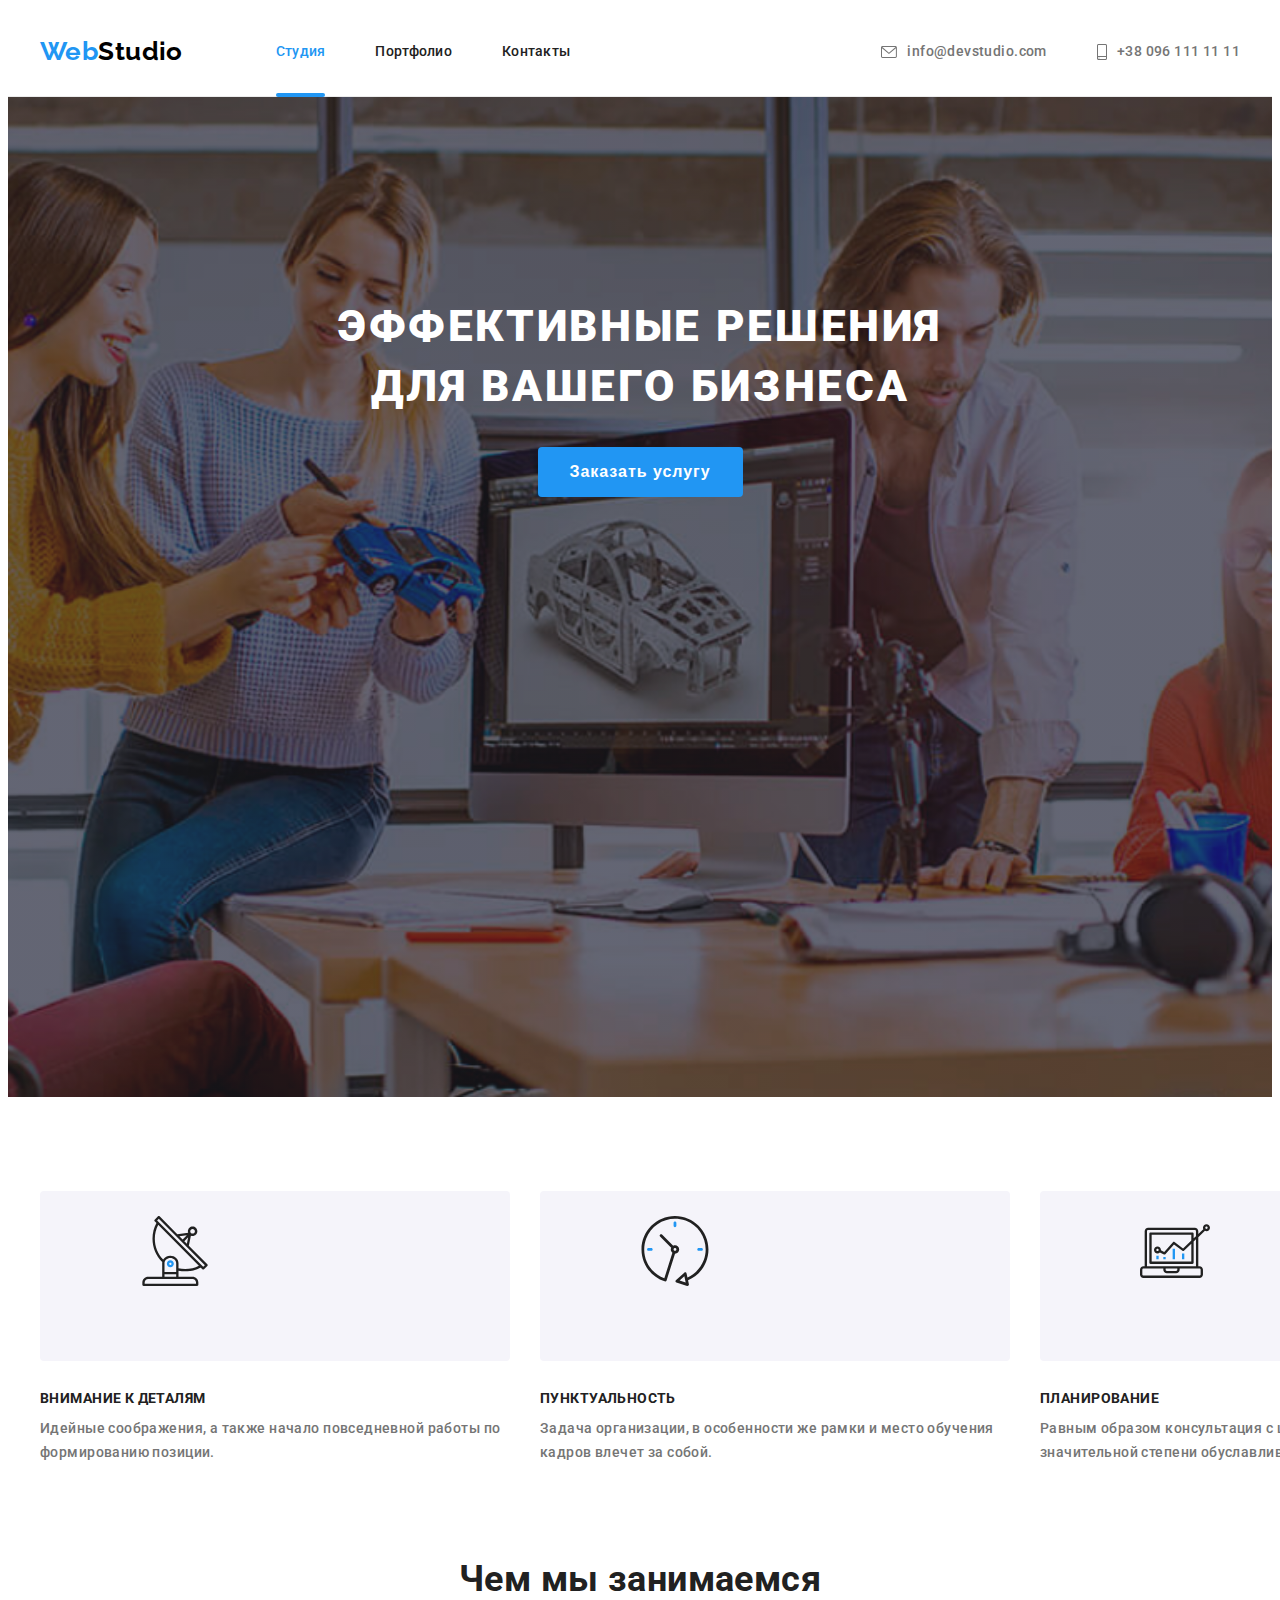
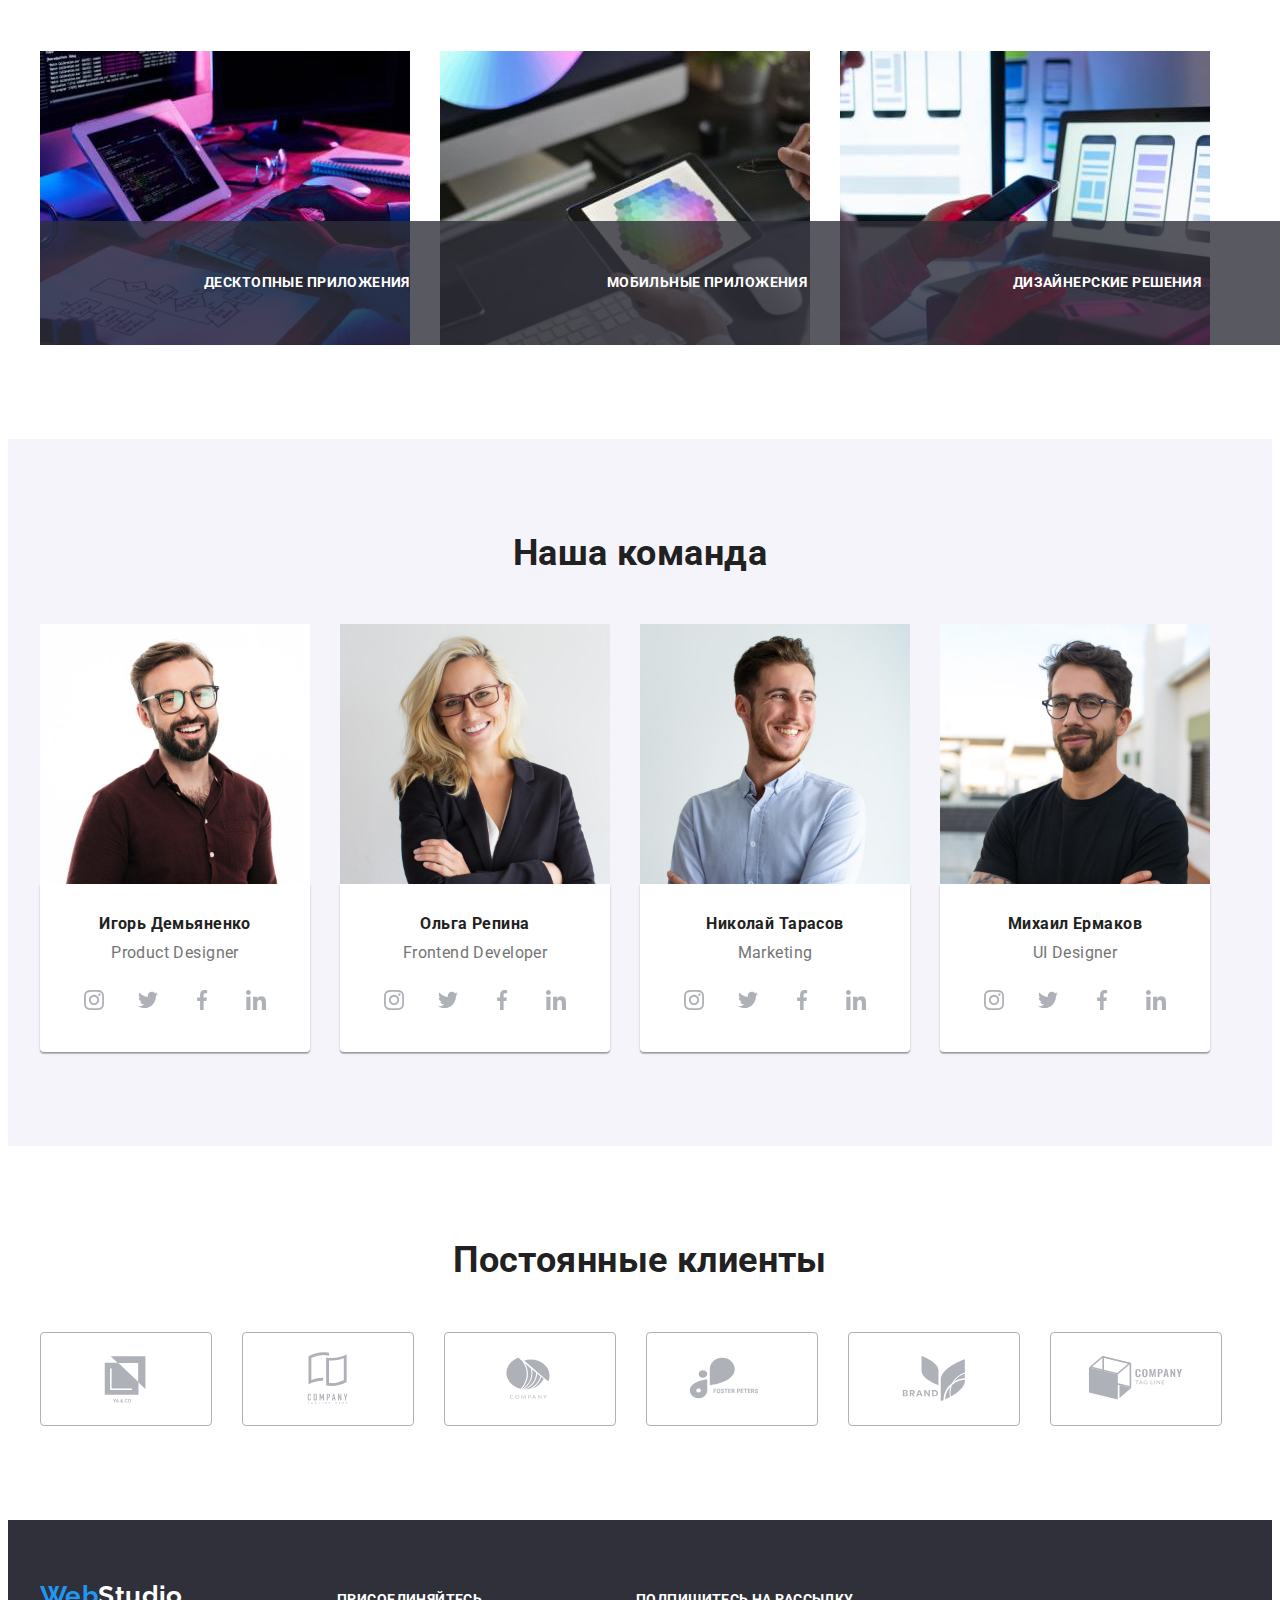
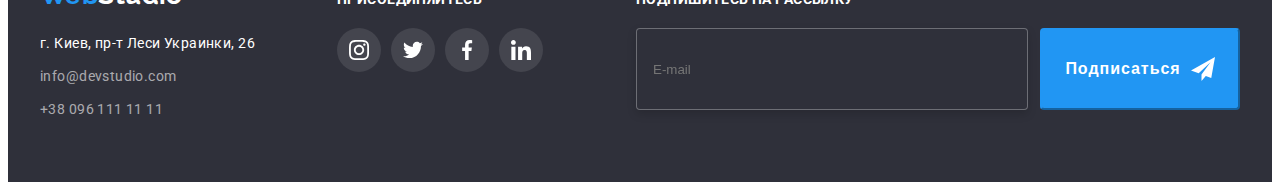
<file: index.html>
<!DOCTYPE html>
<html lang="en">

<head>
    <meta charset="UTF-8" />
    <meta name="viewport" content="width=device-width, initial-scale=1.0"/>
    <title>Студия</title>
    <link rel="preconnect" href="https://fonts.googleapis.com">
    <link rel="preconnect" href="https://fonts.gstatic.com" crossorigin>
    <link href="https://fonts.googleapis.com/css2?family=Raleway:wght@700&family=Roboto:wght@400;500;700;900&display=swap" rel="stylesheet">
    <link rel="stylesheet" href="https://cdnjs.cloudflare.com/ajax/libs/modern-normalize/1.1.0/modern-normalize.min.css"
        integrity="sha512-wpPYUAdjBVSE4KJnH1VR1HeZfpl1ub8YT/NKx4PuQ5NmX2tKuGu6U/JRp5y+Y8XG2tV+wKQpNHVUX03MfMFn9Q=="
        crossorigin="anonymous" referrerpolicy="no-referrer" />
    <!-- <link rel="stylesheet" href="./css/modern-normalize.css" /> -->
    <link rel="stylesheet" href="./css/styles.css" />
</head>

<body>
    <!-- Шапка сайта -->
    <header class="header-border-bottom-line">
        <div class="container nav">
            <a href="./index.html" class="logo"><span class="first-part">Web</span>Studio
            </a>
            <nav>
                <ul class="nav-list">
                    <li class="nav-list-item">
                        <a href="./index.html" class="site-nav current">Студия
                        </a>
                    </li>
                    <li class="nav-list-item">
                        <a href="./portfolio.html" class="site-nav">Портфолио
                        </a>
                    </li>
                    <li class="nav-list-item">
                        <a href="#" class="site-nav link">Контакты</a>
                    </li>
                </ul>
            </nav>
            <ul class="auth-nav">
                <li class="auth-nav-item">
                    <a href="mailto:info@devstudio.com" class="auth-nav-link">
                        <svg width="16px" height="12px" class="auth-nav-icon">
                        <use href="./images/icon.svg#icon-envelope"></use></svg>info@devstudio.com
                    </a></li>
                <li class="auth-nav-item">
                    <a href="tel:+380961111111" class="auth-nav-link">
                        <svg width="10px" height="16px" class="auth-nav-icon">
                        <use href="./images/icon.svg#icon-smartphone"></use>
                </svg>+38 096 111 11 11</a></li>
            </ul>
        </div>
    </header>

    <main>
        <!-- Заказать услугу -->
        <section class="hero">
                <h1 class="hero-title">Эффективные решения<br>для вашего бизнеса</h1>
                <button type="button" class="button hero-button" data-modal-open>Заказать услугу</button>
        </section>
      
        <!-- Преимущества -->
        <section class="section">
            <div class="container">
                <h2 class="visually-hidden section-title">Наши преимущества </h2>
               
                <ul class="benefits">
                    <li class="benefits-item"> 
                        <div class="benefits-icon">
                            <svg width="70px" height="70px">
                                <use href="./images/icon.svg#icon-antenna"></use>
                            </svg>
                        </div>
                        <h3 class="benefits-title">Внимание к деталям</h3>
                        <p>
                            Идейные соображения, а также начало повседневной работы по формированию позиции.
                        </p>
                    </li>
                    <li class="benefits-item">
                        <div class="benefits-icon">
                            <svg width="70px" height="70px">
                                <use href="./images/icon.svg#icon-clock"></use>
                            </svg>
                        </div>
                        <h3 class="benefits-title">Пунктуальность</h3>
                        <p>
                            Задача организации, в особенности же рамки и место обучения кадров влечет за собой.
                        </p>
                    </li>
                    <li class="benefits-item">
                        <div class="benefits-icon">
                            <svg width="70px" height="70px">
                                <use href="./images/icon.svg#icon-diagram"></use>
                            </svg>
                        </div>
                        <h3 class="benefits-title">Планирование</h3>
                        <p>
                            Равным образом консультация с широким активом в значительной степени обуславливает.
                        </p>
                    </li>
                    <li class="benefits-item">
                        <div class="benefits-icon">
                            <svg width="70px" height="70px">
                                
                                <use href="./images/icon.svg#icon-astronaut"></use>
                            </svg>
                        </div>
                        <h3 class="benefits-title">Современные технологии</h3>
                        <p>
                            Значимость этих проблем настолько очевидна, что реализация плановых заданий.
                        </p>
                    </li>
                </ul>
            </div>
        </section>

        <!-- Чем мы занимаемся -->
        <section class="section work-section">
                <div class="container">
                    <h2 class="section-title">Чем мы занимаемся</h2>
                    <ul class="practice">
                        <li class="practice-item">
                            <img class="img" src="./images/tablet.jpg" alt="Tablet and keyboard" width="370" height="294" />
                            <div class="practice-label">
                                <h3 class="practice-label-title">Десктопные приложения</h3>
                            </div>
                        </li>
                        <li class="practice-item">
                            <img class="img" src="./images/iphone.jpg" alt="Iphone and laptop" width="370" height="294" />
                            <div class="practice-label">
                                <h3 class="practice-label-title">Мобильные приложения</h3>
                            </div>
                        </li>
                        <li class="practice-item">
                            <img class="img" src="./images/ipad.jpg" alt="Ipad and pensil" width="370" height="294" />
                            <div class="practice-label">
                                <h3 class="practice-label-title">Дизайнерские решения</h3>
                            </div>
                        </li>
                    </ul>
                </div>
        </section>

        <!-- Наша команда -->
        <section class="section team-section">
                <div class="container">
                    <h2 class="section-title">Наша команда</h2>
                    <ul class="teammate">
                        <li class="teammate-item">
                            <img class="img" src="./images/ihor.jpg" alt="Product Designer" width="270"/>
                            <div class="teammate-content">
                                <h3 class="teammate-title">Игорь Демьяненко</h3>
                                <p class="teammate-position">
                                    Product Designer
                                </p>
                                <ul class="socials">
                                    <li class="socials-item">   
                                        <a href="" class="socials-link">
                                            <svg class="" width="20px" height="20px">
                                                <use href="./images/icon.svg#icon-instagram"></use>
                                            </svg>
                                        </a>
                                    </li>
                                    <li class="socials-item">
                                        <a href="" class="socials-link">
                                            <svg class="" width="20px" height="20px">
                                                <use href="./images/icon.svg#icon-twitter"></use>
                                            </svg>
                                        </a>
                                    </li>
                                    <li class="socials-item">
                                        <a href="" class="socials-link">
                                            <svg class="" width="20px" height="20px">
                                                <use href="./images/icon.svg#icon-facebook"></use>
                                            </svg>
                                        </a>
                                    </li>
                                    <li class="socials-item">
                                        <a href="" class="socials-link">
                                            <svg class="" width="20px" height="20px">
                                                <use href="./images/icon.svg#icon-linkedin"></use>
                                            </svg>
                                        </a>
                                    </li>
                                </ul>
                            </div>
                        </li>
                        <li class="teammate-item">
                            <img class="img" src="./images/olha.jpg" alt="Frontend Developer" width="270"/>
                            <div class="teammate-content">
                                <h3 class="teammate-title">Ольга Репина</h3>
                                <p class="teammate-position">
                                    Frontend Developer
                                </p>
                                <ul class="socials">
                                    <li class="socials-item">
                                        <a href="" class="socials-link">
                                            <svg class="" width="20px" height="20px">
                                                <use href="./images/icon.svg#icon-instagram"></use>
                                            </svg>
                                        </a>
                                    </li>
                                    <li class="socials-item">
                                        <a href="" class="socials-link">
                                            <svg class="" width="20px" height="20px">
                                                <use href="./images/icon.svg#icon-twitter"></use>
                                            </svg>
                                        </a>
                                    </li>
                                    <li class="socials-item">
                                        <a href="" class="socials-link">
                                            <svg class="" width="20px" height="20px">
                                                <use href="./images/icon.svg#icon-facebook"></use>
                                            </svg>
                                        </a>
                                    </li>
                                    <li class="socials-item">
                                        <a href="" class="socials-link">
                                            <svg class="" width="20px" height="20px">
                                                <use href="./images/icon.svg#icon-linkedin"></use>
                                            </svg>
                                        </a>
                                    </li>
                                </ul>
                            </div>
                        </li>
                        <li class="teammate-item">
                            <img class="img" src="./images/nylolay.jpg" alt="Marketing" width="270"/>
                            <div class="teammate-content">
                                <h3 class="teammate-title">Николай Тарасов</h3>
                                <p class="teammate-position">
                                    Marketing
                                </p>
                                <ul class="socials">
                                    <li class="socials-item">
                                        <a href="" class="socials-link">
                                            <svg class="" width="20px" height="20px">
                                                <use href="./images/icon.svg#icon-instagram"></use>
                                            </svg>
                                        </a>
                                    </li>
                                    <li class="socials-item">
                                        <a href="" class="socials-link">
                                            <svg class="" width="20px" height="20px">
                                                <use href="./images/icon.svg#icon-twitter"></use>
                                            </svg>
                                        </a>
                                    </li>
                                    <li class="socials-item">
                                        <a href="" class="socials-link">
                                            <svg class="" width="20px" height="20px">
                                                <use href="./images/icon.svg#icon-facebook"></use>
                                            </svg>
                                        </a>
                                    </li>
                                    <li class="socials-item">
                                        <a href="" class="socials-link">
                                            <svg class="" width="20px" height="20px">
                                                <use href="./images/icon.svg#icon-linkedin"></use>
                                            </svg>
                                        </a>
                                    </li>
                                </ul>
                            </div>
                        </li>
                        <li class="teammate-item">
                            <img class="img" src="./images/mykhailo.jpg" alt="UI Designer" width="270"/>
                            <div class="teammate-content">
                                <h3 class="teammate-title">Михаил Ермаков</h3>
                                <p class="teammate-position">
                                    UI Designer
                                </p>
                                <ul class="socials">
                                    <li class="socials-item">
                                        <a href="" class="socials-link">
                                            <svg class="" width="20px" height="20px">
                                                <use href="./images/icon.svg#icon-instagram"></use>
                                            </svg>
                                        </a>
                                    </li>
                                    <li class="socials-item">
                                        <a href="" class="socials-link">
                                            <svg class="" width="20px" height="20px">
                                                <use href="./images/icon.svg#icon-twitter"></use>
                                            </svg>
                                        </a>
                                    </li>
                                    <li class="socials-item">
                                        <a href="" class="socials-link">
                                            <svg class="" width="20px" height="20px">
                                                <use href="./images/icon.svg#icon-facebook"></use>
                                            </svg>
                                        </a>
                                    </li>
                                    <li class="socials-item">
                                        <a href="" class="socials-link">
                                            <svg class="" width="20px" height="20px">
                                                <use href="./images/icon.svg#icon-linkedin"></use>
                                            </svg>
                                        </a>
                                    </li>
                                </ul>
                            </div>
                        </li>
                    </ul>
                </div>
        </section>

        <!-- Regular customers -->
        <section class="section">
            <div class="container">
                <h2 class="section-title">Постоянные клиенты</h2>
                <ul class="customers">
                    <li class="customer-item">
                        <a href="" class="customer-link">
                            <svg width="106px" height="60px">
                                <use href="./images/icon.svg#icon-Logo-first"></use>
                            </svg>
                        </a>
                    </li>
                    <li class="customer-item">
                        <a href="" class="customer-link">
                            <svg width="106px" height="60px">
                                <use href="./images/icon.svg#icon-Logo-second"></use>
                            </svg>
                        </a>
                    </li>
                    <li class="customer-item">
                        <a href="" class="customer-link">
                            <svg width="106px" height="60px">
                                <use href="./images/icon.svg#icon-Logo-third"></use>
                            </svg>
                        </a>
                    </li>
                    <li class="customer-item">
                        <a href="" class="customer-link">
                            <svg width="106px" height="60px">
                                <use href="./images/icon.svg#icon-Logo-forth"></use>
                            </svg>
                        </a>
                    </li>
                    <li class="customer-item">
                        <a href="" class="customer-link">
                            <svg width="106px" height="60px">
                                <use href="./images/icon.svg#icon-Logo-fifth"></use>
                            </svg>
                        </a>
                    </li>
                    <li class="customer-item">
                        <a href="" class="customer-link">
                            <svg width="106px" height="60px">
                                <use href="./images/icon.svg#icon-Logo-sixth"></use>
                            </svg>
                        </a>
                    </li>
                </ul>
            </div>
        </section>
    </main>

    <!-- Футер -->
    <footer class="footer">
        <div class="container footer-container">
            <div class="position">
                <a href="./index.html" class="footer-logo"><span class="first-part">Web</span>Studio</a>
                <address class="footer-address-list">
                    <ul class="footer-list">
                        <li class="item"><a href="https://goo.gl/maps/6iYoXaCGqueHrKsz9" target="_blank" rel="noreferrer noopener"                        class="footer-address">г. Киев, пр-т Леси Украинки, 26</a></li>
                        <li class="item"><a href="mailto:info@devstudio.com" class="link footer-contacts">info@devstudio.com</a></li>
                        <li class="item"><a href="tel:+380961111111" class="link footer-contacts">+38 096 111 11 11</a></li>
                    </ul>
                </address>
            </div>
            <div class="footer-socials-form">
                <h2 class="footer-socials-title">присоединяйтесь</h2>
                <ul class="socials">
                    <li class="socials-item">
                        <a href="" class="socials-link footer-socials-link">
                            <svg class="" width="20px" height="20px">
                                <use href="./images/icon.svg#icon-instagram"></use>
                            </svg>
                        </a>
                    </li>
                    <li class="socials-item">
                        <a href="" class="socials-link footer-socials-link">
                            <svg class="" width="20px" height="20px">
                                <use href="./images/icon.svg#icon-twitter"></use>
                            </svg>
                        </a>
                    </li>
                    <li class="socials-item">
                        <a href="" class="socials-link footer-socials-link">
                            <svg class="" width="20px" height="20px">
                                <use href="./images/icon.svg#icon-facebook"></use>
                            </svg>
                        </a>
                    </li>
                    <li class="socials-item">
                        <a href="" class="socials-link footer-socials-link">
                            <svg class="" width="20px" height="20px">
                                <use href="./images/icon.svg#icon-linkedin"></use>
                            </svg>
                        </a>
                    </li>
                </ul>
            </div>
            <form class="footer-form">
                <h2 class="footer-form-title">Подпишитесь на рассылку</h2>
                <div class="footer-form-field">
                    <label for="mail"></label>
                    <input class="email" type="email" name="mail-submit" id="mail-submit" placeholder="E-mail"/>
                    <button class="button footer-submit-button"     type="submit">Подписаться
                        <svg class="button-svg" width="24px" height="24px">
                            <use href="./images/icon.svg#icon-send"></use>
                        </svg>
                    </button>
                </div>
            </form>
        </div>
    </footer>
    <div class="backdrop is-hidden" data-modal>
        <div class="modal">
            <button class="button modal-button-close" type="button" data-modal-close>
                <svg class="modal-icon-close" width="11px" height="11px">
                    <use href="./images/icon.svg#icon-vector"></use>
                </svg>
            </button>
    
            <form class="form js-speaker-form">
                <h3 class="form-title">Оставьте свои данные, мы вам перезвоним</h3>
                <div class="form-field">
                    <label for="name" class="form-label">Имя</label>
                    <input type="text" name="name" id="name"/>
                    <svg class="form-icon" width="18px" height="18px">
                        <use href="./images/icon.svg#icon-person-black"></use>
                    </svg>
                </div>
    
                <div class="form-field">
                    <label for="tel">Телефон</label>
                    <input type="tel" name="tel" id="tel" />
                    <svg class="form-icon" width="18px" height="18px">
                        <use href="./images/icon.svg#icon-phone-black"></use>
                    </svg>
                </div>
    
                <div class="form-field">
                    <label for="mail">Почта</label>
                    <input type="email" name="mail" id="mail"/>
                    <svg class="form-icon" width="18px" height="18px">
                        <use href="./images/icon.svg#icon-email-black"></use>
                    </svg>
                </div>
    
                <div class="form-field comment-position">
                    <label for="comment">Комментарий</label>
                    <textarea class="comment" name="comment" id="comment" rows="8" placeholder="Введите текст"></textarea>
                </div>
    
                <div class="form-field policy-position">
                    <label class="policy" for="policy">
                        <input class="checkbox" type="checkbox" name="policy" id="policy" />
                        <span class="checkbox-icon">
                            <svg width="16px" height="15px">
                                <use href="./images/icon.svg#icon-check"></use>
                            </svg>
                        </span>
                        Соглашаюсь с рассылкой и принимаю&nbsp;<a class="link-policy" href="" target="_blank" rel="noreferrer noopener">Условия договора</a>
                    </label>
                </div>
    
                <button class="button submit-button" type="submit">Отправить</button>
            </form>
        </div>
    </div>
    <script src="./js/modal.js"></script>
    <!-- <script>
        (() => {
            document
                .querySelector('.js-speaker-form')
                .addEventListener('submit', e => {
                    e.preventDefault();

                    new FormData(e.currentTarget).forEach((value, name) =>
                        console.log(`${name}: ${value}`),
                    );

                    e.currentTarget.reset();
                });
        })();
    </script> -->
</body>
</html>
</file>
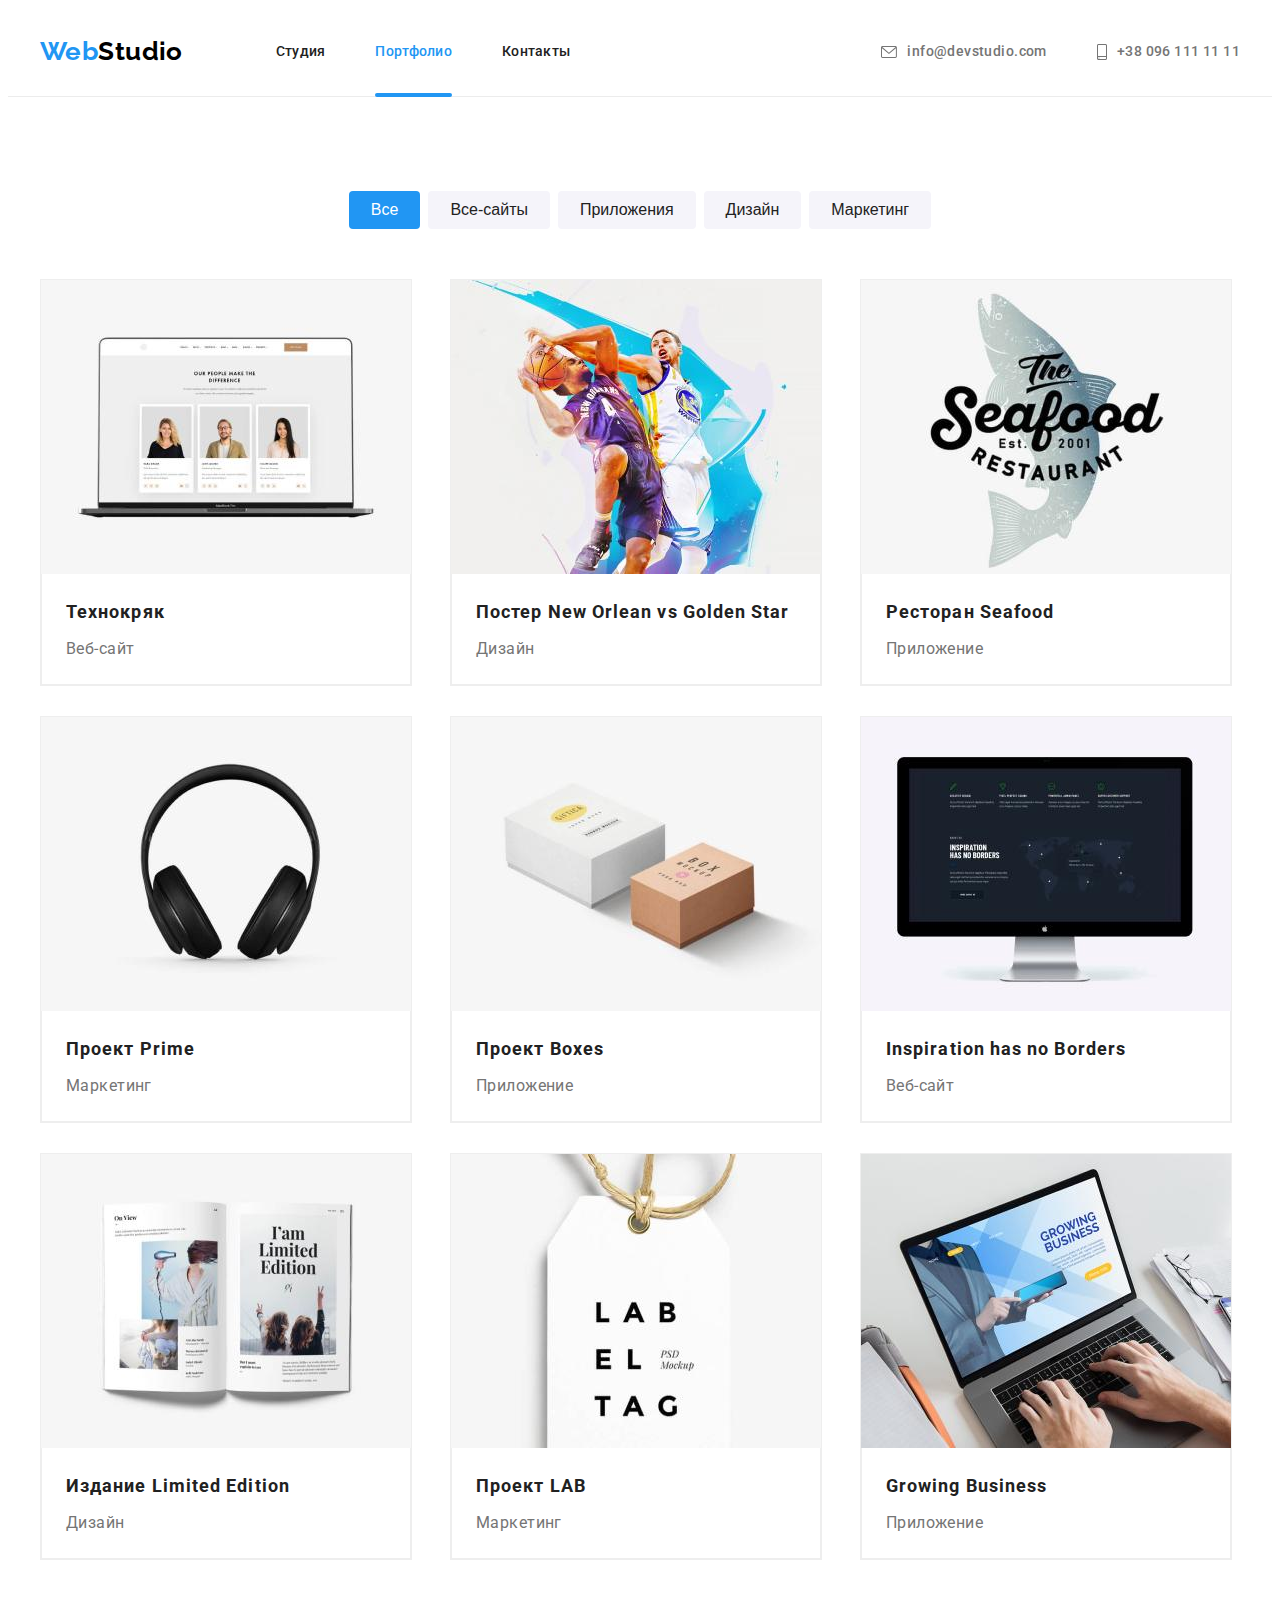
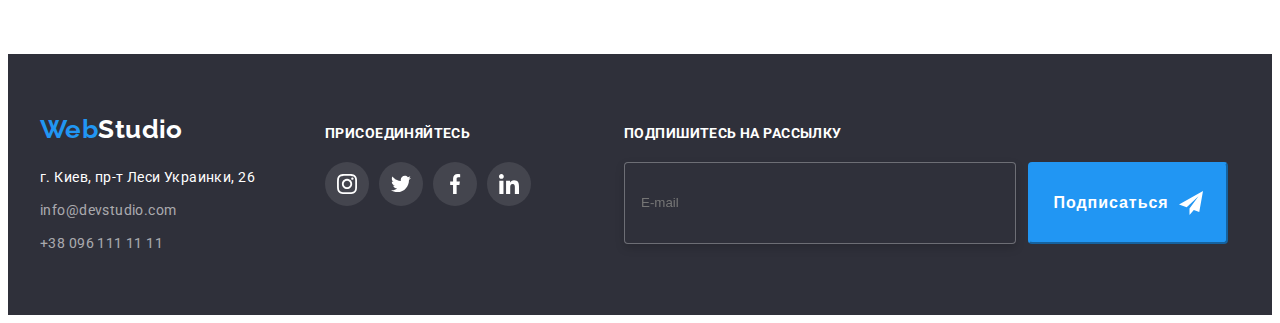
<file: portfolio.html>
<!DOCTYPE html>
<html lang="en">

<head>
    <meta charset="UTF-8" />
    <meta name="viewport" content="width=device-width, initial-scale=1.0" />
    <title>Портфолио</title>
    <link rel="preconnect" href="https://fonts.googleapis.com">
    <link rel="preconnect" href="https://fonts.gstatic.com" crossorigin>
    <link href="https://fonts.googleapis.com/css2?family=Raleway:wght@700&family=Roboto:wght@400;500;700;900&display=swap"
        rel="stylesheet">
    <link rel="stylesheet" href="https://cdnjs.cloudflare.com/ajax/libs/modern-normalize/1.1.0/modern-normalize.min.css"
        integrity="sha512-wpPYUAdjBVSE4KJnH1VR1HeZfpl1ub8YT/NKx4PuQ5NmX2tKuGu6U/JRp5y+Y8XG2tV+wKQpNHVUX03MfMFn9Q=="
        crossorigin="anonymous" referrerpolicy="no-referrer" />
    <!-- <link rel="stylesheet" href="./css/modern-normalize.css" /> -->
    <link rel="stylesheet" href="./css/styles.css" />
</head>

<body>
    <!-- Шапка сайта -->
    <header class="header-border-bottom-line">
        <div class="container nav">
            <a href="./index.html" class="logo"><span class="first-part">Web</span>Studio
            </a>
            <nav>
                <ul class="nav-list">
                    <li class="nav-list-item">
                        <a href="./index.html" class="site-nav">Студия
                        </a>
                    </li>
                    <li class="nav-list-item">
                        <a href="./portfolio.html" class="site-nav current">Портфолио
                        </a>
                    </li>
                    <li class="nav-list-item">
                        <a href="#" class="site-nav link">Контакты</a>
                    </li>
                </ul>
            </nav>
            <ul class="auth-nav">
                <li class="auth-nav-item">
                    <a href="mailto:info@devstudio.com" class="auth-nav-link">
                        <svg width="16px" height="12px" class="auth-nav-icon">
                            <use href="./images/icon.svg#icon-envelope"></use>
                        </svg>info@devstudio.com
                    </a>
                </li>
                <li class="auth-nav-item">
                    <a href="tel:+380961111111" class="auth-nav-link">
                        <svg width="10px" height="16px" class="auth-nav-icon">
                            <use href="./images/icon.svg#icon-smartphone"></use>
                        </svg>+38 096 111 11 11</a>
                </li>
            </ul>
        </div>
    </header>


    <main>
        <section class="section">
            <div class="container">
                <h1 class="visually-hidden section-title">Portfolio</h1>
                <ul class="portfolio-buttons-list">
                    <li class="button-item"><button type="button" class="filter-buttons current-button">Все</button></li>
                    <li class="button-item"><button type="button" class="filter-buttons">Все-сайты</button></li>
                    <li class="button-item"><button type="button" class="filter-buttons">Приложения</button></li>
                    <li class="button-item"><button type="button" class="filter-buttons">Дизайн</button></li>
                    <li class="button-item"><button type="button" class="filter-buttons">Маркетинг</button></li>
                </ul>
            <!-- <div class="portfolio-container"> -->
                <ul class="portfolio-gallery">
                    <li class="portfolio-gallery-item">
                        <a href="" class="portfolio-gallery-link">
                            <div class="overlay-position">
                                <img src="./images/gallery/technocrack.jpg" alt="technocrack" width="370" height="294" class="img">
                                <p class="overlay overlay-decription">Технокряк это современная площадка распространения коронавируса. Компании используют эту платформу для цифрового
                                шпионажа и атак на защищённые сервера конкурентов.</p>
                            </div>
                            <div class="gallery-decription">
                                <h2 class="cards-header">Технокряк</h2>
                                <p class="cards-description">Веб-сайт</p>
                            </div>
                        </a>
                    </li>
                    <li class="portfolio-gallery-item">
                        <a href="" class="portfolio-gallery-link">
                            <div class="overlay-position">
                                <img src="./images/gallery/poster.jpg" alt="poster" width="370" height="294" class="img">
                                <p class="overlay overlay-decription">Технокряк это современная площадка распространения коронавируса. Компании
                                    используют эту платформу для цифрового
                                    шпионажа и атак на защищённые сервера конкурентов.</p>
                            </div>
                            <div class="gallery-decription">
                                <h2 class="cards-header">Постер New Orlean vs Golden Star</h2>
                                <p class="cards-description">Дизайн</p>
                            </div>
                        </a>
                    </li>
                    <li class="portfolio-gallery-item">
                        <a href="" class="portfolio-gallery-link">
                            <div class="overlay-position">
                                <img src="./images/gallery/seafood.jpg" alt="seafood" width="370" height="294" class="img">
                                <p class="overlay overlay-decription">Технокряк это современная площадка распространения коронавируса. Компании
                                    используют эту платформу для цифрового
                                    шпионажа и атак на защищённые сервера конкурентов.</p>
                            </div>
                            <div class="gallery-decription">
                                <h2 class="cards-header">Ресторан Seafood</h2>
                                <p class="cards-description">Приложение</p>
                            </div>
                        </a>
                    </li>
                    <li class="portfolio-gallery-item">
                        <a href="" class="portfolio-gallery-link">
                            <div class="overlay-position">
                                <img src="./images/gallery/prime.jpg" alt="prime" width="370" height="294" class="img">
                                <p class="overlay overlay-decription">Технокряк это современная площадка распространения коронавируса. Компании
                                    используют эту платформу для цифрового
                                    шпионажа и атак на защищённые сервера конкурентов.</p>
                            </div>
                            <div class="gallery-decription">
                                <h2 class="cards-header">Проект Prime</h2>
                                <p class="cards-description">Маркетинг</p>
                            </div>
                        </a>
                    </li>
                    <li class="portfolio-gallery-item">
                        <a href="" class="portfolio-gallery-link">
                            <div class="overlay-position">
                                <img src="./images/gallery/boxes.jpg" alt="boxes" width="370" height="294" class="img">
                                <p class="overlay overlay-decription">Технокряк это современная площадка распространения коронавируса. Компании
                                    используют эту платформу для цифрового
                                    шпионажа и атак на защищённые сервера конкурентов.</p>
                            </div>
                            <div class="gallery-decription">
                                <h2 class="cards-header">Проект Boxes</h2>
                                <p class="cards-description">Приложение</p>
                            </div>
                        </a>
                    </li>
                    <li class="portfolio-gallery-item">
                        <a href="" class="portfolio-gallery-link">
                            <div class="overlay-position">
                                <img src="./images/gallery/inspiration.jpg" alt="inspiration" width="370" height="294" class="img">
                                <p class="overlay overlay-decription">Технокряк это современная площадка распространения коронавируса. Компании
                                    используют эту платформу для цифрового
                                    шпионажа и атак на защищённые сервера конкурентов.</p>
                            </div>
                            <div class="gallery-decription">
                                <h2 class="cards-header">Inspiration has no Borders</h2>
                                <p class="cards-description">Веб-сайт</p>
                            </div>
                        </a>
                    </li>                           
                    <li class="portfolio-gallery-item">
                        <a href="" class="portfolio-gallery-link">
                            <div class="overlay-position">
                                <img src="./images/gallery/edition.jpg" alt="edition" width="370" height="294" class="img">
                                <p class="overlay overlay-decription">Технокряк это современная площадка распространения коронавируса. Компании
                                    используют эту платформу для цифрового
                                    шпионажа и атак на защищённые сервера конкурентов.</p>
                            </div>
                            <div class="gallery-decription">
                                <h2 class="cards-header">Издание Limited Edition</h2>
                                <p class="cards-description">Дизайн</p>
                            </div>
                        </a>
                    </li>
                    <li class="portfolio-gallery-item">
                        <a href="" class="portfolio-gallery-link">
                            <div class="overlay-position">
                                <img src="./images/gallery/lab.jpg" alt="lab" width="370" height="294" class="img">
                                <p class="overlay overlay-decription">Технокряк это современная площадка распространения коронавируса. Компании
                                    используют эту платформу для цифрового
                                    шпионажа и атак на защищённые сервера конкурентов.</p>
                            </div>
                            <div class="gallery-decription">
                                <h2 class="cards-header">Проект LAB</h2>
                                <p class="cards-description">Маркетинг</p>
                            </div>
                        </a>
                    </li>
                    <li class="portfolio-gallery-item">
                        <a href="" class="portfolio-gallery-link">
                            <div class="overlay-position">
                                <img src="./images/gallery/growing-busines.jpg" alt="inspiration" width="370" height="294" class="img">
                                <p class="overlay overlay-decription">Технокряк это современная площадка распространения коронавируса. Компании
                                    используют эту платформу для цифрового
                                    шпионажа и атак на защищённые сервера конкурентов.</p>
                            </div>
                            <div class="gallery-decription">
                                <h2 class="cards-header">Growing Business</h2>
                                <p class="cards-description">Приложение</p>
                            </div>
                        </a>
                    </li>
                </ul>
            </div>
       </section>
    </main>

    <!-- Футер -->
    <footer class="footer">
        <div class="container footer-container">
            <div>
                <a href="./index.html" class="footer-logo"><span class="first-part">Web</span>Studio</a>
                <address class="footer-address-list">
                    <ul class="footer-list">
                        <li class="item"><a href="https://goo.gl/maps/6iYoXaCGqueHrKsz9" target="_blank"
                                rel="noreferrer noopener" class="footer-address">г. Киев, пр-т Леси Украинки, 26</a></li>
                        <li class="item"><a href="mailto:info@devstudio.com"
                                class="link footer-contacts">info@devstudio.com</a></li>
                        <li class="item"><a href="tel:+380961111111" class="link footer-contacts">+38 096 111 11 11</a></li>
                    </ul>
                </address>
            </div>
            <div class="footer-socials-form">
                <h2 class="footer-socials-title">присоединяйтесь</h2>
                <ul class="socials">
                    <li class="socials-item">
                        <a href="" class="socials-link footer-socials-link">
                            <svg class="" width="20px" height="20px">
                                <use href="./images/icon.svg#icon-instagram"></use>
                            </svg>
                        </a>
                    </li>
                    <li class="socials-item">
                        <a href="" class="socials-link footer-socials-link">
                            <svg class="" width="20px" height="20px">
                                <use href="./images/icon.svg#icon-twitter"></use>
                            </svg>
                        </a>
                    </li>
                    <li class="socials-item">
                        <a href="" class="socials-link footer-socials-link">
                            <svg class="" width="20px" height="20px">
                                <use href="./images/icon.svg#icon-facebook"></use>
                            </svg>
                        </a>
                    </li>
                    <li class="socials-item">
                        <a href="" class="socials-link footer-socials-link">
                            <svg class="" width="20px" height="20px">
                                <use href="./images/icon.svg#icon-linkedin"></use>
                            </svg>
                        </a>
                    </li>
                </ul>
            </div>
            <div>
                <form class="footer-form">
                    <h2 class="footer-form-title">Подпишитесь на рассылку</h2>
                    <div class="footer-form-field">
                        <label for="mail"></label>
                        <input class="email" type="email" name="mail-submit" id="mail-submit" placeholder="E-mail" />
                        <button class="button footer-submit-button" type="submit">Подписаться
                            <svg class="button-svg" width="24px" height="24px">
                                <use href="./images/icon.svg#icon-send"></use>
                            </svg>
                        </button>
                    </div>
                </form>
            </div>
        </div>
    </footer>
</body>
</html>
</file>
<file: css/styles.css>
:root {
  --primary-text-color: #757575;
  --title-text-color: #212121;
  --accent-color: #2196f3;
  --primary-white-color: #ffffff;
  --primary-black-color: #000000;
  --hero-footer-background: #2f303a;
  --main-titles-color: #212121;
}

h1,
h2,
h3,
p {
  margin: 0;
}

ul {
  margin: 0;
  padding: 0;
  list-style: none;
}

a {
  text-decoration: none;
}

.button {
  cursor: pointer;
}

body {
  background-color: var(--primary-white-color);
  color: var(--primary-text-color);
  font-family: Roboto, sans-serif;
  font-weight: 500;
  letter-spacing: 0.03em;
  font-size: 14px;
  line-height: 1.71;
}

.header-border-bottom-line {
  border-bottom: solid 1px #ececec;
}

.container {
  margin-left: auto;
  margin-right: auto;
  width: 1200px;
  padding-left: 15px;
  padding-right: 15px;
  /* outline: 2px solid tomato; */
}

/* Site nav */

.nav {
  display: flex;
  align-items: center;
}

.nav-list {
  display: flex;
}

.nav-list-item {
  padding-bottom: 32px;
  padding-top: 32px;
  position: relative;
}
.nav .nav-list-item:not(:last-child) {
  margin-right: 50px;
}

/* Logo */

.logo {
  padding-top: 24px;
  padding-bottom: 25px;
  margin-right: 93px;

  color: var(--primary-black-color);
  font-family: Raleway, sans-serif;
  font-weight: 700;
  font-size: 26px;
  line-height: 1.19;
}

.first-part {
  color: var(--accent-color);
}

.site-nav {
  color: var(--title-text-color);
  line-height: 1.14;
  letter-spacing: 0.02em;

  transition: color 250ms cubic-bezier(0.4, 0, 0.2, 1);
}

.site-nav:focus,
.site-nav:hover {
  color: var(--accent-color);
}

.current {
  color: var(--accent-color);
}

/* «C4» В главной навигации, при помощи псевдоэлемента ::after, сделано подчёркивание ссылки текущей страницы (на которой сейчас находится пользователь). */

.current::after {
  position: absolute;
  bottom: -1px;
  left: 0;

  content: "";
  width: 100%;
  height: 4px;

  background: #2196f3;
  border-radius: 2px;
}

.auth-nav {
  display: flex;
  margin-left: auto;
}

.auth-nav-link {
  display: flex;
  align-items: center;
  color: var(--primary-text-color);
  line-height: 1.14;
  padding-top: 32px;
  padding-bottom: 32px;

  fill: #757575;
  transition: color 250ms cubic-bezier(0.4, 0, 0.2, 1),
    fill 250ms cubic-bezier(0.4, 0, 0.2, 1);
}

.auth-nav-link:hover,
.auth-nav-link:focus {
  color: var(--accent-color);
  fill: var(--accent-color);
}

.auth-nav-icon {
  margin-right: 10px;
}

.auth-nav .auth-nav-item:not(:last-child) {
  margin-right: 50px;
}

/* Hero */

.section {
  padding-top: 94px;
  padding-bottom: 94px;
}

.hero {
  margin-right: auto;
  margin-left: auto;
  padding: 200px 0;

  background-color: var(--hero-footer-background);

  background-image: linear-gradient(
      rgba(47, 48, 58, 0.4),
      rgba(47, 48, 58, 0.4)
    ),
    url("../images/img-overlay.png");

  background-repeat: no-repeat;
  background-size: cover;
  background-position: center;

  max-width: 1600px;
  height: 600px;

  text-align: center;
}

.hero-title {
  display: inline-block;
  margin-bottom: 30px;

  min-width: 696px;
  height: 120px;

  color: var(--primary-white-color);
  font-weight: 900;
  font-size: 44px;
  line-height: 1.36;
  letter-spacing: 0.06em;
  text-transform: uppercase;
}

.hero-button {
  display: block;
  margin: 0px auto;
  padding: 10px 32px;

  background-color: var(--accent-color);
  color: var(--primary-white-color);
  min-width: 200px;

  font-weight: 700;
  font-size: 16px;
  line-height: 1.87;
  letter-spacing: 0.06em;
  border-radius: 4px;
  border: transparent;

  transition: background-color 250ms cubic-bezier(0.4, 0, 0.2, 1);
}

.hero-button:hover,
.hero-button:focus {
  background-color: #188ce8;
}

/* Section */

.visually-hidden {
  position: absolute;
  width: 1px;
  height: 1px;
  margin: -1px;
  border: 0;
  padding: 0;

  white-space: nowrap;
  clip-path: inset(100%);
  clip: rect(0 0 0 0);
  overflow: hidden;
}

.section-title {
  margin-top: 0;
  margin-bottom: 50px;
  margin-left: 0;
  margin-right: 0;

  color: var(--main-titles-color);

  font-weight: 700;
  font-size: 36px;
  line-height: 1.16;
  text-align: center;
}

.benefits {
  display: flex;
}

.benefits-title {
  margin-top: 0px;
  margin-bottom: 10px;
  font-size: 14px;
  font-weight: 700;
  line-height: 1.14;
  text-transform: uppercase;
  color: var(--main-titles-color);
}

.benefits .benefits-item:not(:last-child) {
  margin-right: 30px;
}

.benefits-icon {
  width: 270px;
  height: 120px;
  padding: 25px 100px;
  margin-bottom: 30px;
  background-color: #f5f4fa;
  border-radius: 4px;
}

.work-section {
  padding-top: 0;
}

.practice {
  display: flex;
}
.practice-item {
  margin-right: 30px;
  position: relative;
}

.img {
  display: block;
  max-width: 100%;
  height: auto;
}

.practice-item:nth-child(3n) {
  margin-right: 0;
}

/* «C3» В секции Чем мы занимаемся текст с фоном спозиционирован поверх изображения. */

.practice-label {
  display: flex;
  align-items: center;
  justify-content: center;
  position: absolute;
  content: "";
  padding: 27px 82px;

  width: 100%;
  height: 70px;
  bottom: 0;
  background: rgba(47, 48, 58, 0.8);
}

.practice-label-title {
  font-size: 14px;
  font-weight: 700;
  line-height: 1.14;
  text-transform: uppercase;
  color: var(--primary-white-color);
}

.team-section {
  background-color: #f5f4fa;
}

.teammate {
  display: flex;
}

.teammate-title {
  font-size: 16px;
  line-height: 1.19;
  text-align: center;
  color: var(--main-titles-color);
  margin-bottom: 10px;
}

.teammate-item {
  width: 270px;
}
.teammate-item:not(:last-child) {
  margin-right: 30px;
}

.teammate-content {
  padding-top: 30px;
  padding-bottom: 30px;
  box-shadow: 0px 1px 3px rgba(0, 0, 0, 0.12), 0px 1px 1px rgba(0, 0, 0, 0.14),
    0px 2px 1px rgba(0, 0, 0, 0.2);
  border-radius: 0px 0px 4px 4px;
  background-color: #ffffff;
  margin: 0;
}

.teammate-position {
  margin-bottom: 16px;

  font-weight: 400;
  font-size: 16px;
  line-height: 1.19;
  text-align: center;
}

.socials {
  display: flex;
  justify-content: center;
}

.socials-link {
  display: flex;
  justify-content: center;
  align-items: center;
  width: 44px;
  height: 44px;
  fill: #afb1b8;
  border-radius: 50%;

  transition: background-color 250ms cubic-bezier(0.4, 0, 0.2, 1),
    fill 250ms cubic-bezier(0.4, 0, 0.2, 1);
}

.socials-link:focus,
.socials-link:hover {
  background-color: #2196f3;
  border-radius: 50%;
  fill: var(--primary-white-color);
}

.socials-item:not(:last-child) {
  margin-right: 10px;
}

/* Regular customers */
.customers {
  display: flex;
}

.customer-item:not(:last-child) {
  margin-right: 30px;
}

.customer-link {
  display: flex;
  align-items: center;
  justify-content: center;
  width: 170px;
  height: 92px;
  border: Solid 1px;
  border-color: #afb1b8;
  border-radius: 4px;
  fill: #afb1b8;
  transition: border-color 250ms cubic-bezier(0.4, 0, 0.2, 1),
    fill 250ms cubic-bezier(0.4, 0, 0.2, 1);
}

.customer-link:hover,
.customer-link:focus {
  border-color: #2196f3;
  fill: #2196f3;
}

/* Portfolio */

.filter-buttons {
  padding: 6px 22px;

  color: var(--title-text-color);
  background-color: #f5f4fa;
  font-size: 16px;
  line-height: 1.63;
  cursor: pointer;
  border-color: #ffffff;
  border: #ffffff;
  text-align: center;
  border-radius: 4px;

  transition: background-color 250ms cubic-bezier(0.4, 0, 0.2, 1),
    color 250ms cubic-bezier(0.4, 0, 0.2, 1),
    box-shadow 250ms cubic-bezier(0.4, 0, 0.2, 1);
}

.filter-buttons:hover,
.filter-buttons:focus {
  background-color: var(--accent-color);
  color: var(--primary-white-color);
  box-shadow: 0px 3px 1px rgba(0, 0, 0, 0.1), 0px 1px 2px rgba(0, 0, 0, 0.08),
    0px 2px 2px rgba(0, 0, 0, 0.12);
}

.current-button {
  color: var(--primary-white-color);
  background-color: var(--accent-color);
}

/* Cards */

.cards-header {
  margin-bottom: 4px;

  color: var(--title-text-color);
  font-weight: 700;
  font-size: 18px;
  line-height: 2;
  letter-spacing: 0.06em;
}

.cards-description {
  color: var(--primary-text-color);
  font-weight: 400;
  font-size: 16px;
  line-height: 1.87;
}

.portfolio-buttons-list {
  display: flex;
  justify-content: center;

  margin-bottom: 50px;
}

.portfolio-buttons-list .button-item:not(:last-child) {
  margin-right: 8px;
}

.portfolio-gallery {
  display: flex;
  flex-wrap: wrap;
}

.portfolio-gallery-item {
  /* calc((100% - кол-во маржинов в строке * значение маржина) / кол-во элементов в строке */
  width: calc((100% - 60px) / 3);
}

/* Для всех елементов-карточек в сетке добавить маржин справа, кроме каждого третего (так как в ряду - три елемента) */

.portfolio-gallery-item:not(:nth-child(3n)) {
  margin-right: 30px;
}

/* Для всех елементов-карточек в сетке добавить маржин снизу, кроме последних трех елементов (так как в нижнем ряду - три елемента) */

.portfolio-gallery-item:not(:nth-last-child(-n + 3)) {
  margin-bottom: 30px;
}

.portfolio-gallery-link {
  display: inline-block;
  border: solid 1px;
  border-color: #eeeeee;

  transition: box-shadow 250ms cubic-bezier(0.4, 0, 0.2, 1);
}

.portfolio-gallery-link:hover,
.portfolio-gallery-link:focus {
  box-shadow: 0px 1px 1px rgba(0, 0, 0, 0.12), 0px 4px 4px rgba(0, 0, 0, 0.06),
    1px 4px 6px rgba(0, 0, 0, 0.16);
}

.gallery-decription {
  padding: 20px 24px;
  background-color: #ffffff;
  border-bottom: 1px solid;
  border-left: 1px solid;
  border-right: 1px solid;
  border-color: #eeeeee;
}

/* Portfolio card overlay */

/* «C5» Синий оверлей с текстом на карточках страницы Портфолио появляется при ховере в любом месте карточки.

«C6» Синий оверлей в карточках страницы Портфолио выезжает снизу, как показано на видео. */

.overlay-position {
  position: relative;
  overflow: hidden;
}

.overlay {
  position: absolute;
  left: 0;
  bottom: 0;
  width: 100%;
  height: 100%;
  background: rgba(33, 150, 243, 0.9);
  transform: translateY(100%);
  transition: transform 250ms cubic-bezier(0.4, 0, 0.2, 1);
}

.portfolio-gallery-link:hover .overlay,
.portfolio-gallery-link:focus .overlay {
  transform: translateY(0);
}

.overlay-decription {
  padding: 63px 24px;
  font-weight: 400;
  font-size: 18px;
  line-height: 1.56;
  color: var(--primary-white-color);
}

/* Footer */

.footer {
  display: flex;
  background-color: var(--hero-footer-background);
  padding: 60px 0;
}

.footer-container {
  display: flex;
  align-items: baseline;
}

.footer-container .position {
  flex-grow: 1;
}
.footer-logo {
  color: var(--primary-white-color);

  font-family: Raleway, sans-serif;
  font-weight: 700;
  font-size: 26px;
  line-height: 1.19;
  text-decoration: none;
}

.footer-address-list {
  margin-top: 20px;
}

.footer-list .item:not(:last-child) {
  margin-bottom: 9px;
}

.footer-address {
  color: var(--primary-white-color);
  font-weight: 400;
  font-style: normal;
  text-decoration: none;
}

.footer-contacts {
  color: rgba(255, 255, 255, 0.6);
  font-weight: 400;
  text-decoration: none;
  font-style: normal;
}

.footer-socials-form {
  margin-left: 70px;
}

.footer-socials-title {
  margin-top: 0px;
  margin-bottom: 20px;
  font-size: 14px;
  font-weight: 700;
  line-height: 1.14;
  text-transform: uppercase;
  color: var(--primary-white-color);
}

.footer-socials-link {
  background-color: rgba(255, 255, 255, 0.1);
  fill: var(--primary-white-color);
}

/* «C1» Выполнено оформление элементов формы подписки на рассылку в футере. */

.footer-form-title {
  margin-bottom: 20px;

  font-weight: 700;
  font-size: 14px;
  line-height: 1.14;
  text-transform: uppercase;

  color: #ffffff;
}

.footer-form {
  margin-left: 93px;
}

.footer-form-field {
  display: flex;
}

.footer-form-field input {
  min-width: 358px;
  min-height: 50px;
}

.footer-form-field .email {
  padding: 15px 16px;

  color: #ffffff;

  border: 1px solid rgba(255, 255, 255, 0.3);
  filter: drop-shadow(0px 4px 4px rgba(0, 0, 0, 0.15));
  border-radius: 4px;
  background: #2f303a;
}

.footer-submit-button {
  display: flex;
  align-items: center;
  justify-content: center;
  margin-left: 12px;

  min-width: 200px;
  min-height: 50px;

  font-weight: 700;
  font-size: 16px;
  line-height: 1.87;
  letter-spacing: 0.06em;
  color: #ffffff;

  border-color: #2196f3;
  background: #2196f3;
  border-radius: 4px;
}

.footer-submit-button:focus,
.footer-submit-button:hover {
  box-shadow: 0px 4px 4px rgba(0, 0, 0, 0.15);
}

.button-svg {
  margin-left: 10px;
}

/* Modal form */

/* Modal window */

.backdrop {
  position: fixed;
  top: 0;
  left: 0;

  width: 100%;
  height: 100%;

  background: rgba(0, 0, 0, 0.2);
  opacity: 1;
}

.backdrop.is-hidden {
  opacity: 0;
  pointer-events: none;
}

.backdrop.is-hidden .modal {
  transform: translate(-50%, -50%) scale(0.9);
}

.modal {
  position: absolute;
  top: 50%;
  left: 50%;

  min-width: 528px;
  min-height: 581px;

  background: #ffffff;
  box-shadow: 0px 1px 3px rgba(0, 0, 0, 0.12), 0px 1px 1px rgba(0, 0, 0, 0.14),
    0px 2px 1px rgba(0, 0, 0, 0.2);
  border-radius: 4px;

  transform: translate(-50%, -50%) scale(1);

  transition: transform 250ms cubic-bezier(0.4, 0, 0.2, 1);
}

.modal-button-close {
  position: absolute;
  top: 8px;
  right: 8px;
  min-width: 30px;
  padding: 6px;
  border-radius: 50%;
  background: #ffffff;
  border: 1px solid;
  border-color: rgba(0, 0, 0, 0.1);
  transition: fill 250ms cubic-bezier(0.4, 0, 0.2, 1);
}

.modal-icon-close:focus,
.modal-button-close:hover {
  fill: var(--accent-color);
}

.form {
  padding: 40px;
}

.form-title {
  margin-bottom: 12px;

  font-weight: 700;
  font-size: 20px;
  line-height: 1.15;
  text-align: center;
  color: var(--main-titles-color);
}

.form-field {
  display: flex;
  flex-direction: column;
  position: relative;

  margin-bottom: 10px;
}

.form-field label {
  margin-bottom: 4px;

  font-weight: 400;
  font-size: 12px;
  line-height: 1.16;
  letter-spacing: 0.01em;
}

.form-field input,
.form-field textarea {
  min-height: 40px;

  border: 1px solid rgba(33, 33, 33, 0.2);
  border-radius: 4px;
  padding-left: 42px;
  outline: none;

  transition: border 250ms cubic-bezier(0.4, 0, 0.2, 1);
}

/* «C3» При получении инпутом фокуса, его рамка и иконка меняют цвет */

.form-field input:focus,
.form-field textarea:focus {
  border: 1px solid #2196f3;
  cursor: pointer;
}

.form-field input:focus + svg,
.form-field svg:focus {
  cursor: pointer;
  fill: var(--accent-color);
  transition: fill 250ms cubic-bezier(0.4, 0, 0.2, 1);
}

.form-field input::placeholder {
  font-weight: 400;
  font-size: 12px;
  line-height: 1.16;
  letter-spacing: 0.01em;
  color: rgba(117, 117, 117, 0.5);
}

.form-field .form-icon {
  position: absolute;
  bottom: 11px;
  left: 12px;
}

.form-field .comment {
  padding: 12px 16px;
}

.comment-position {
  margin-bottom: 20px;
}

.policy-position {
  margin-bottom: 30px;
}

.form-field .policy {
  display: flex;
  align-items: center;
  justify-content: center;
  margin: 0;

  font-size: 14px;
  line-height: 1.71;
  letter-spacing: 0.03em;

  cursor: pointer;
}

.link-policy {
  text-decoration-line: underline;
  color: #2196f3;
}

/* «C4» Оригинальный чекбокс о принятии лицензионного соглашения в форме заявки скрыт. */

.checkbox {
  /* -webkit-appearance: none;
  -moz-appearance: none;
  appearance: none;
  position: absolute; */

  /* position: absolute; */
  /* display: block; */
  width: 0px;
  /* height: 15px; */
  /* height: 1px; */
  /* margin: -3px; */
  /* border: 0; */
  /* padding: 0; */

  /* white-space: nowrap; */
  /* clip-path: inset(100%); */
  /* clip: rect(0 0 0 0); */
  /* overflow: hidden; */
}

.checkbox-icon {
  position: relative;

  display: flex;
  align-items: center;
  justify-content: center;

  width: 16px;
  height: 15px;

  margin-right: 7px;

  border: 2px solid #212121;
  border-radius: 4px;
}

.checkbox-icon svg {
  position: absolute;
  /* width: 16px; */
  /* height: 15px; */
}

/* «C5» Оформление «чекбокса» о принятии лицензионного соглашения сделано вручную, при помощи векторного изображения галочки из SVG-спрайта. */

.checkbox:checked + .checkbox-icon {
  border-color: var(--accent-color);
  background-color: var(--accent-color);
  /* position: absolute; */
  /* background-image: url(../images/icon-check.svg); */
  /* background-size: contain; */
  background-origin: border-box;
}

.submit-button {
  display: block;
  margin-left: auto;
  margin-right: auto;
  padding: 0;

  min-width: 200px;
  min-height: 50px;

  background: #188ce8;
  border-color: #188ce8;
  border-radius: 4px;

  font-weight: 700;
  font-size: 16px;
  line-height: 1.87;
  letter-spacing: 0.06em;

  color: #ffffff;

  transition: 250ms cubic-bezier(0.4, 0, 0.2, 1);
}

.submit-button:hover,
.submit-button:focus {
  box-shadow: 0px 4px 4px rgba(0, 0, 0, 0.15);
}
</file>
